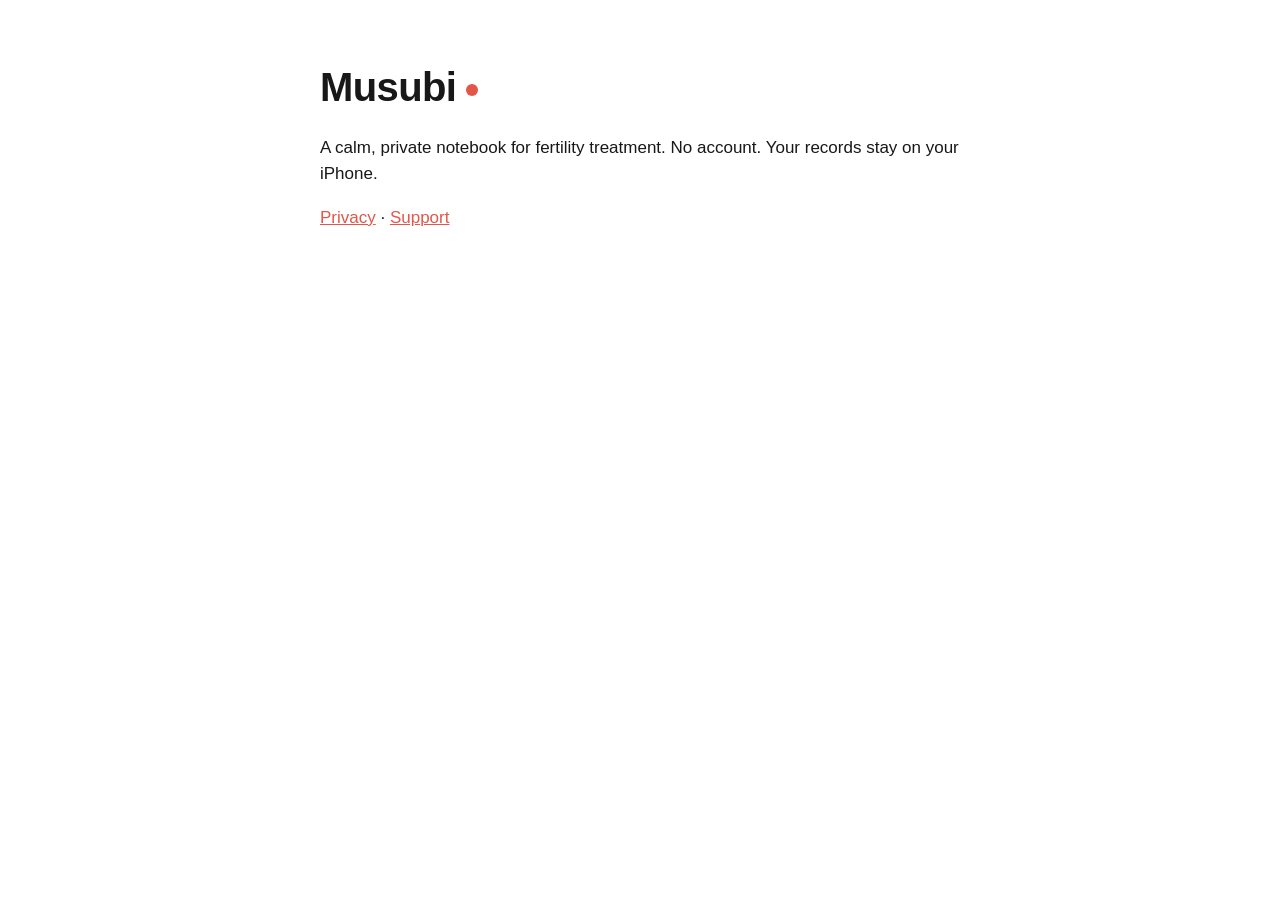
<file: index.html>
<!doctype html><html lang="en"><head><meta charset="utf-8"><meta name="viewport" content="width=device-width,initial-scale=1"><title>Musubi</title><link rel="stylesheet" href="style.css"></head>
<body><main><h1>Musubi<i></i></h1><p>A calm, private notebook for fertility treatment. No account. Your records stay on your iPhone.</p><p><a href="privacy/">Privacy</a> · <a href="support/">Support</a></p></main></body></html>
</file>
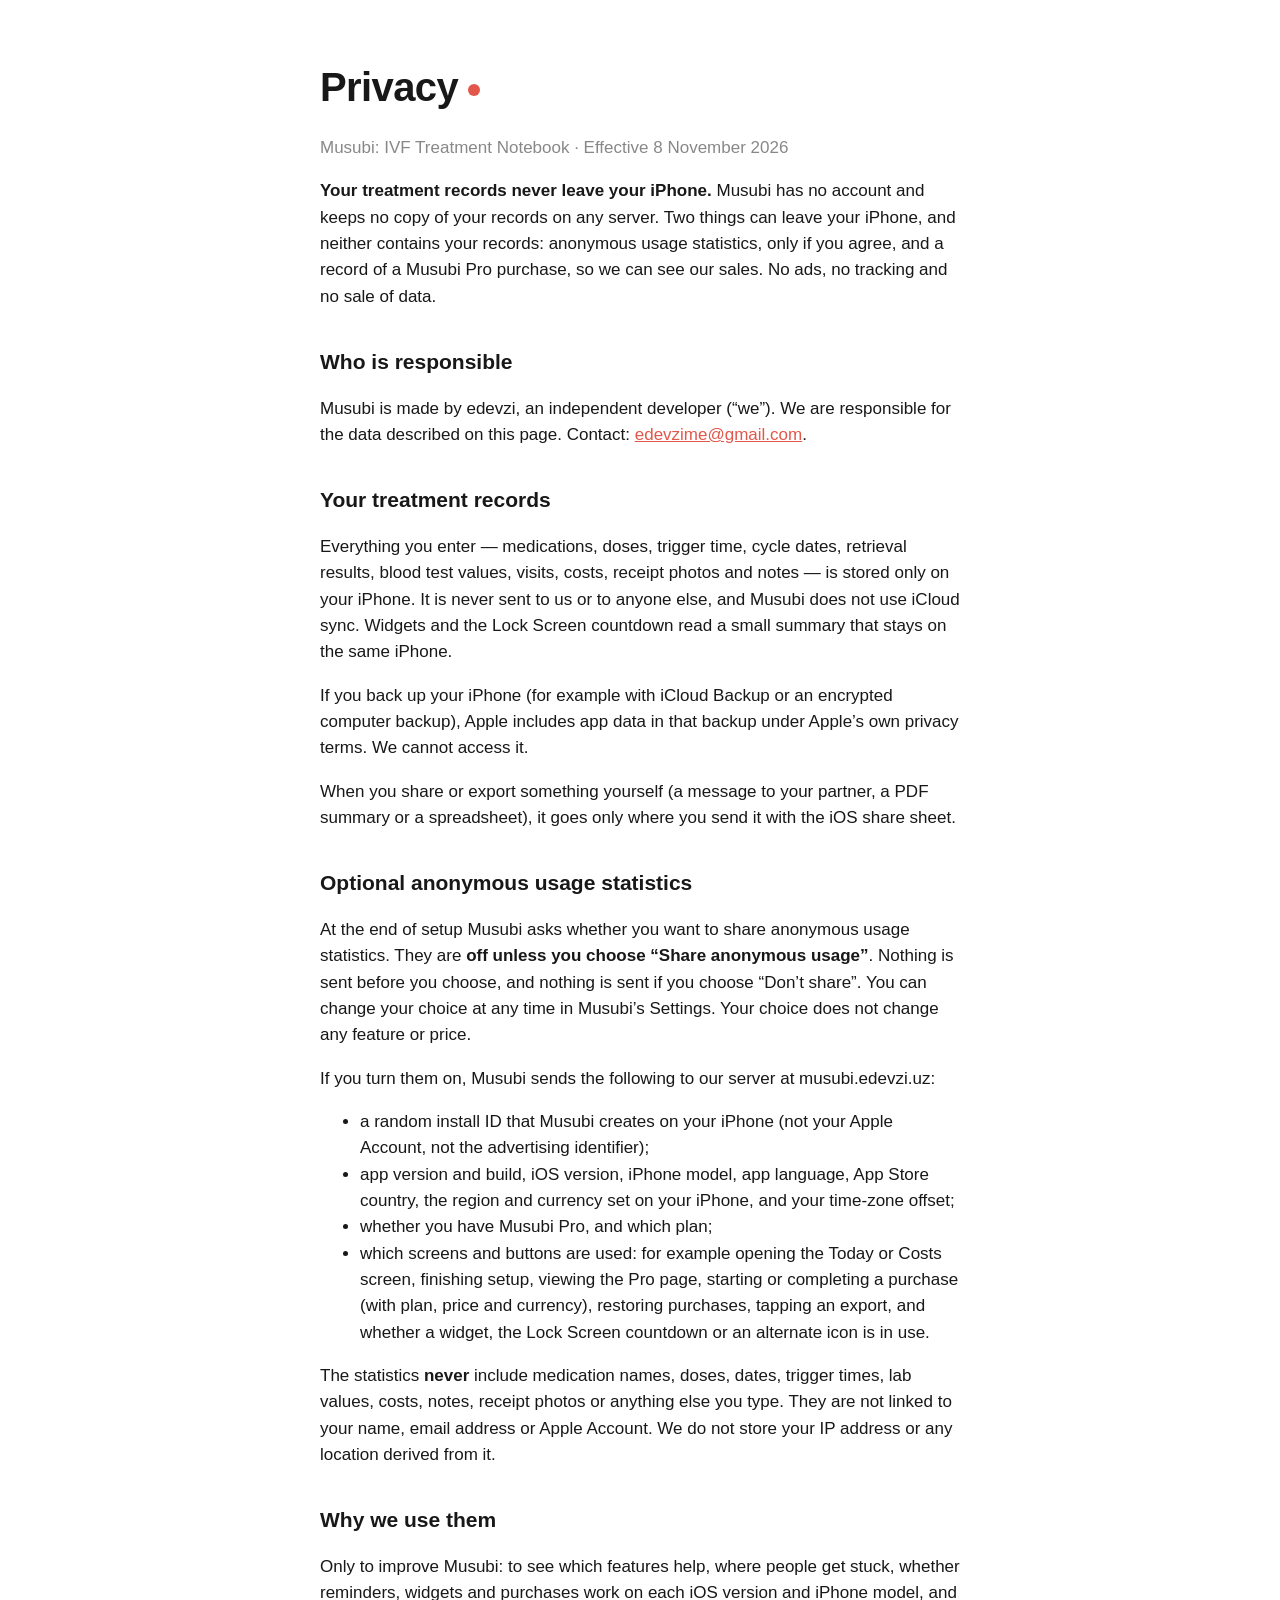
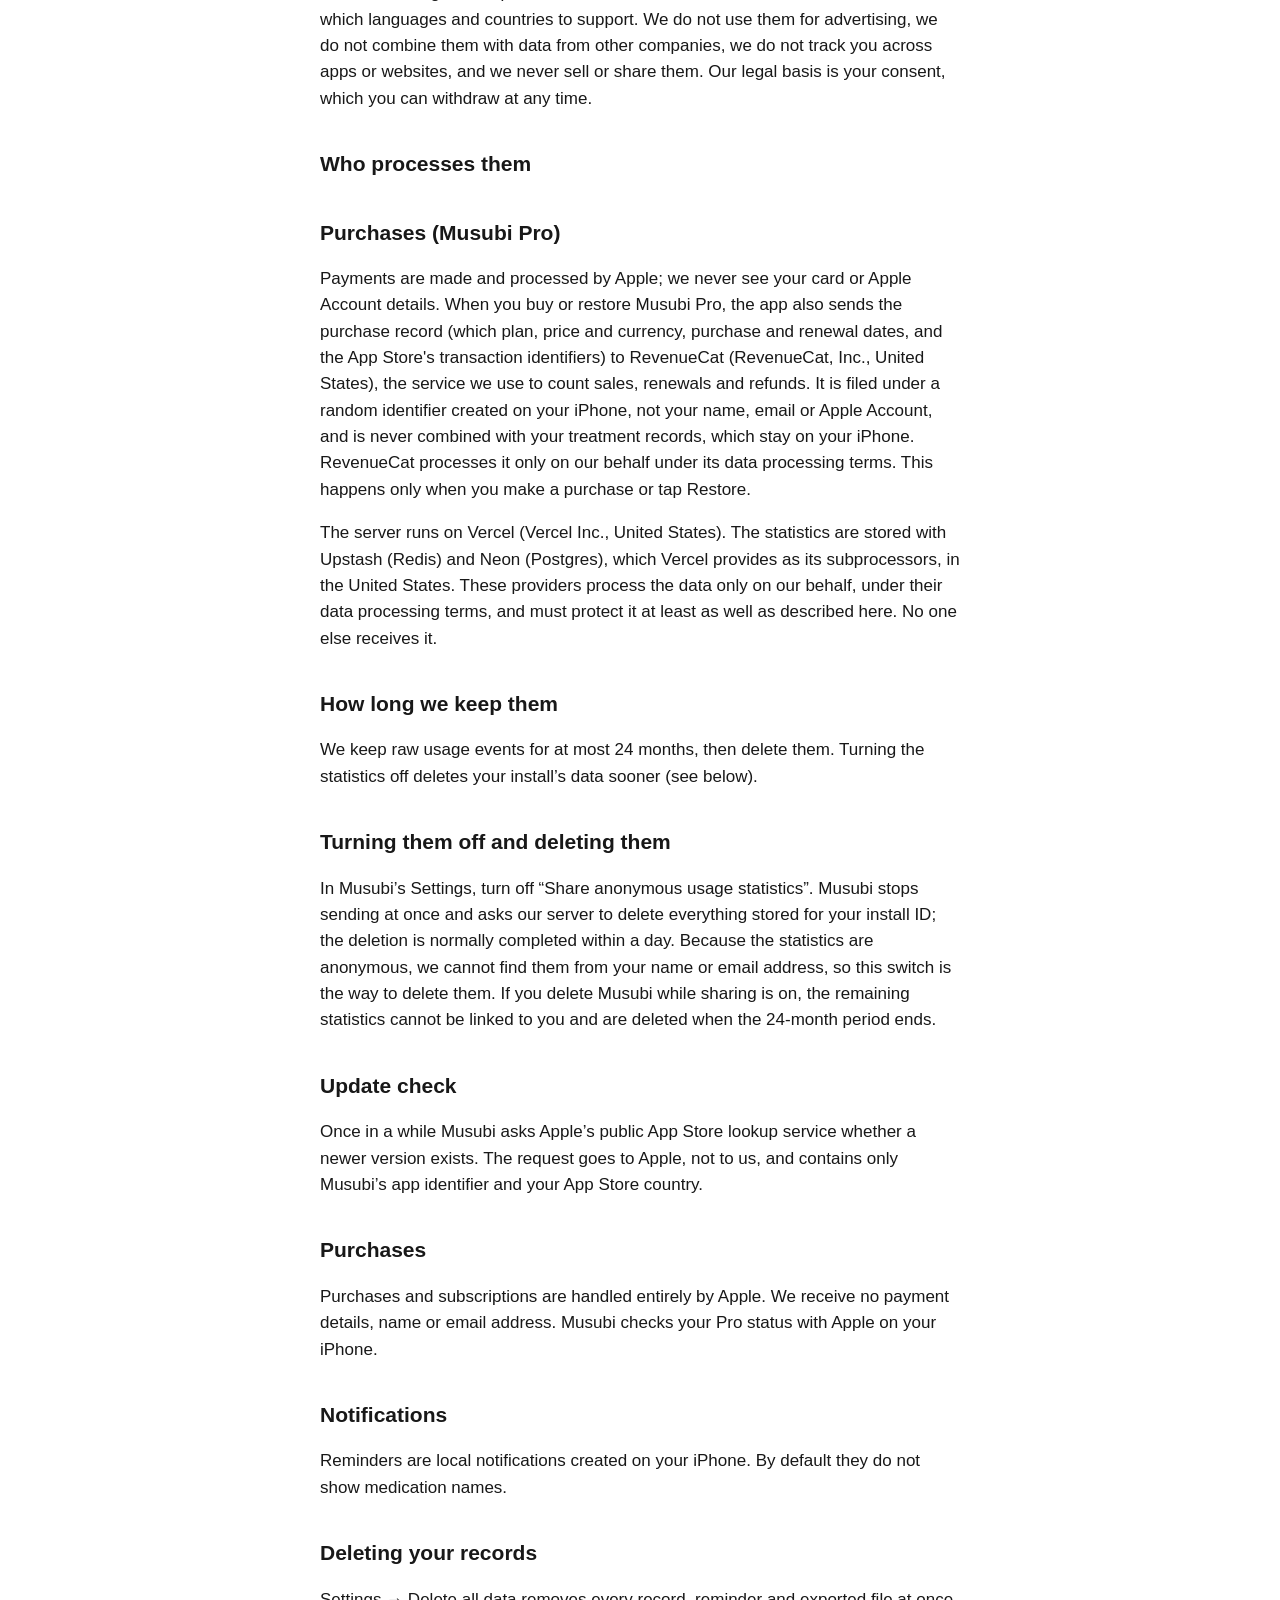
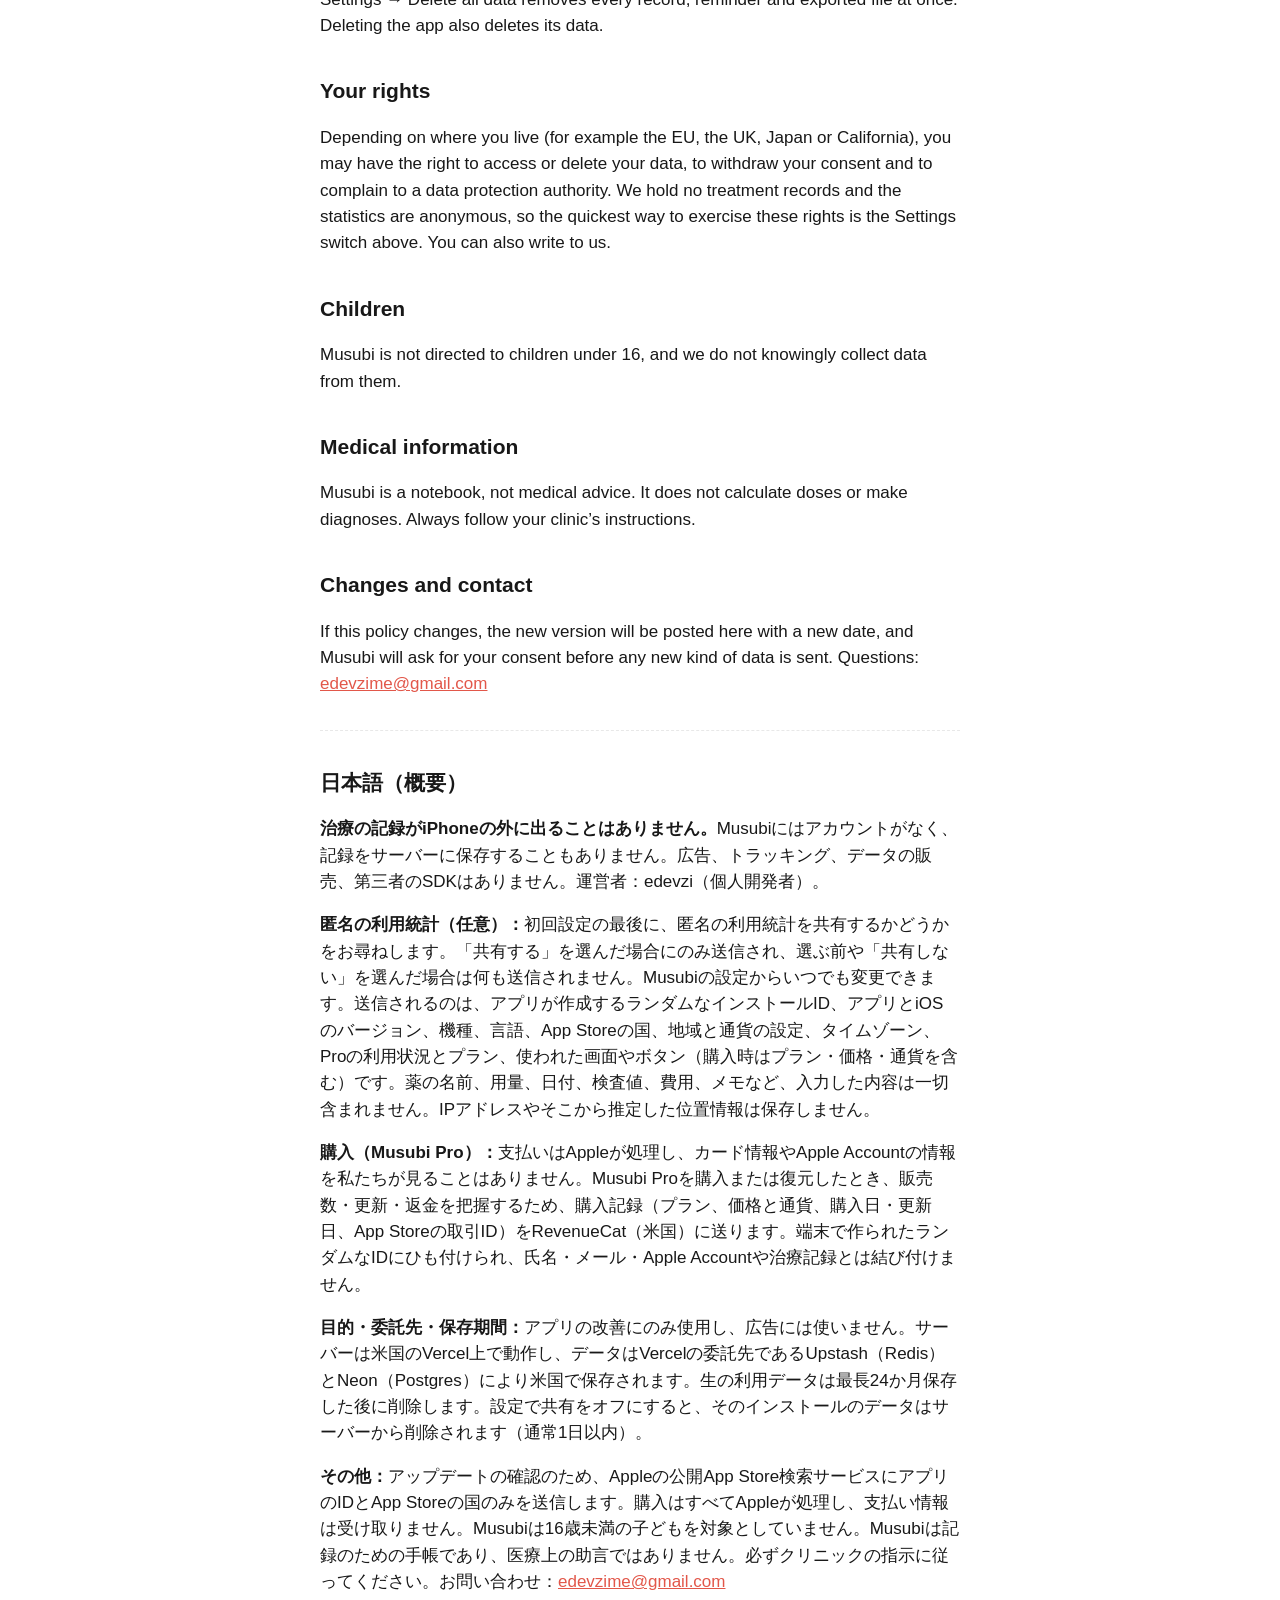
<file: privacy/index.html>
<!doctype html><html lang="en"><head><meta charset="utf-8"><meta name="viewport" content="width=device-width,initial-scale=1">
<title>Musubi — Privacy Policy</title><link rel="stylesheet" href="../style.css"></head><body><main>
<h1>Privacy<i></i></h1><p class="muted">Musubi: IVF Treatment Notebook · Effective 8 November 2026</p>
<p><strong>Your treatment records never leave your iPhone.</strong> Musubi has no account and keeps no copy of your records on any server. Two things can leave your iPhone, and neither contains your records: anonymous usage statistics, only if you agree, and a record of a Musubi Pro purchase, so we can see our sales. No ads, no tracking and no sale of data.</p>
<h2>Who is responsible</h2>
<p>Musubi is made by edevzi, an independent developer (“we”). We are responsible for the data described on this page. Contact: <a href="mailto:edevzime@gmail.com">edevzime@gmail.com</a>.</p>
<h2>Your treatment records</h2>
<p>Everything you enter — medications, doses, trigger time, cycle dates, retrieval results, blood test values, visits, costs, receipt photos and notes — is stored only on your iPhone. It is never sent to us or to anyone else, and Musubi does not use iCloud sync. Widgets and the Lock Screen countdown read a small summary that stays on the same iPhone.</p>
<p>If you back up your iPhone (for example with iCloud Backup or an encrypted computer backup), Apple includes app data in that backup under Apple’s own privacy terms. We cannot access it.</p>
<p>When you share or export something yourself (a message to your partner, a PDF summary or a spreadsheet), it goes only where you send it with the iOS share sheet.</p>
<h2>Optional anonymous usage statistics</h2>
<p>At the end of setup Musubi asks whether you want to share anonymous usage statistics. They are <strong>off unless you choose “Share anonymous usage”</strong>. Nothing is sent before you choose, and nothing is sent if you choose “Don’t share”. You can change your choice at any time in Musubi’s Settings. Your choice does not change any feature or price.</p>
<p>If you turn them on, Musubi sends the following to our server at musubi.edevzi.uz:</p>
<ul><li>a random install ID that Musubi creates on your iPhone (not your Apple Account, not the advertising identifier);</li>
<li>app version and build, iOS version, iPhone model, app language, App Store country, the region and currency set on your iPhone, and your time-zone offset;</li>
<li>whether you have Musubi Pro, and which plan;</li>
<li>which screens and buttons are used: for example opening the Today or Costs screen, finishing setup, viewing the Pro page, starting or completing a purchase (with plan, price and currency), restoring purchases, tapping an export, and whether a widget, the Lock Screen countdown or an alternate icon is in use.</li></ul>
<p>The statistics <strong>never</strong> include medication names, doses, dates, trigger times, lab values, costs, notes, receipt photos or anything else you type. They are not linked to your name, email address or Apple Account. We do not store your IP address or any location derived from it.</p>
<h2>Why we use them</h2>
<p>Only to improve Musubi: to see which features help, where people get stuck, whether reminders, widgets and purchases work on each iOS version and iPhone model, and which languages and countries to support. We do not use them for advertising, we do not combine them with data from other companies, we do not track you across apps or websites, and we never sell or share them. Our legal basis is your consent, which you can withdraw at any time.</p>
<h2>Who processes them</h2>
<h2>Purchases (Musubi Pro)</h2>
<p>Payments are made and processed by Apple; we never see your card or Apple Account details. When you buy or restore Musubi Pro, the app also sends the purchase record (which plan, price and currency, purchase and renewal dates, and the App Store's transaction identifiers) to RevenueCat (RevenueCat, Inc., United States), the service we use to count sales, renewals and refunds. It is filed under a random identifier created on your iPhone, not your name, email or Apple Account, and is never combined with your treatment records, which stay on your iPhone. RevenueCat processes it only on our behalf under its data processing terms. This happens only when you make a purchase or tap Restore.</p>
<p>The server runs on Vercel (Vercel Inc., United States). The statistics are stored with Upstash (Redis) and Neon (Postgres), which Vercel provides as its subprocessors, in the United States. These providers process the data only on our behalf, under their data processing terms, and must protect it at least as well as described here. No one else receives it.</p>
<h2>How long we keep them</h2>
<p>We keep raw usage events for at most 24 months, then delete them. Turning the statistics off deletes your install’s data sooner (see below).</p>
<h2>Turning them off and deleting them</h2>
<p>In Musubi’s Settings, turn off “Share anonymous usage statistics”. Musubi stops sending at once and asks our server to delete everything stored for your install ID; the deletion is normally completed within a day. Because the statistics are anonymous, we cannot find them from your name or email address, so this switch is the way to delete them. If you delete Musubi while sharing is on, the remaining statistics cannot be linked to you and are deleted when the 24-month period ends.</p>
<h2>Update check</h2>
<p>Once in a while Musubi asks Apple’s public App Store lookup service whether a newer version exists. The request goes to Apple, not to us, and contains only Musubi’s app identifier and your App Store country.</p>
<h2>Purchases</h2>
<p>Purchases and subscriptions are handled entirely by Apple. We receive no payment details, name or email address. Musubi checks your Pro status with Apple on your iPhone.</p>
<h2>Notifications</h2><p>Reminders are local notifications created on your iPhone. By default they do not show medication names.</p>
<h2>Deleting your records</h2><p>Settings → Delete all data removes every record, reminder and exported file at once. Deleting the app also deletes its data.</p>
<h2>Your rights</h2><p>Depending on where you live (for example the EU, the UK, Japan or California), you may have the right to access or delete your data, to withdraw your consent and to complain to a data protection authority. We hold no treatment records and the statistics are anonymous, so the quickest way to exercise these rights is the Settings switch above. You can also write to us.</p>
<h2>Children</h2><p>Musubi is not directed to children under 16, and we do not knowingly collect data from them.</p>
<h2>Medical information</h2><p>Musubi is a notebook, not medical advice. It does not calculate doses or make diagnoses. Always follow your clinic’s instructions.</p>
<h2>Changes and contact</h2><p>If this policy changes, the new version will be posted here with a new date, and Musubi will ask for your consent before any new kind of data is sent. Questions: <a href="mailto:edevzime@gmail.com">edevzime@gmail.com</a></p>
<hr>
<section lang="ja">
<h2>日本語（概要）</h2>
<p><strong>治療の記録がiPhoneの外に出ることはありません。</strong>Musubiにはアカウントがなく、記録をサーバーに保存することもありません。広告、トラッキング、データの販売、第三者のSDKはありません。運営者：edevzi（個人開発者）。</p>
<p><strong>匿名の利用統計（任意）：</strong>初回設定の最後に、匿名の利用統計を共有するかどうかをお尋ねします。「共有する」を選んだ場合にのみ送信され、選ぶ前や「共有しない」を選んだ場合は何も送信されません。Musubiの設定からいつでも変更できます。送信されるのは、アプリが作成するランダムなインストールID、アプリとiOSのバージョン、機種、言語、App Storeの国、地域と通貨の設定、タイムゾーン、Proの利用状況とプラン、使われた画面やボタン（購入時はプラン・価格・通貨を含む）です。薬の名前、用量、日付、検査値、費用、メモなど、入力した内容は一切含まれません。IPアドレスやそこから推定した位置情報は保存しません。</p>
<p><strong>購入（Musubi Pro）：</strong>支払いはAppleが処理し、カード情報やApple Accountの情報を私たちが見ることはありません。Musubi Proを購入または復元したとき、販売数・更新・返金を把握するため、購入記録（プラン、価格と通貨、購入日・更新日、App Storeの取引ID）をRevenueCat（米国）に送ります。端末で作られたランダムなIDにひも付けられ、氏名・メール・Apple Accountや治療記録とは結び付けません。</p>
<p><strong>目的・委託先・保存期間：</strong>アプリの改善にのみ使用し、広告には使いません。サーバーは米国のVercel上で動作し、データはVercelの委託先であるUpstash（Redis）とNeon（Postgres）により米国で保存されます。生の利用データは最長24か月保存した後に削除します。設定で共有をオフにすると、そのインストールのデータはサーバーから削除されます（通常1日以内）。</p>
<p><strong>その他：</strong>アップデートの確認のため、Appleの公開App Store検索サービスにアプリのIDとApp Storeの国のみを送信します。購入はすべてAppleが処理し、支払い情報は受け取りません。Musubiは16歳未満の子どもを対象としていません。Musubiは記録のための手帳であり、医療上の助言ではありません。必ずクリニックの指示に従ってください。お問い合わせ：<a href="mailto:edevzime@gmail.com">edevzime@gmail.com</a></p>
</section>
</main></body></html>
</file>
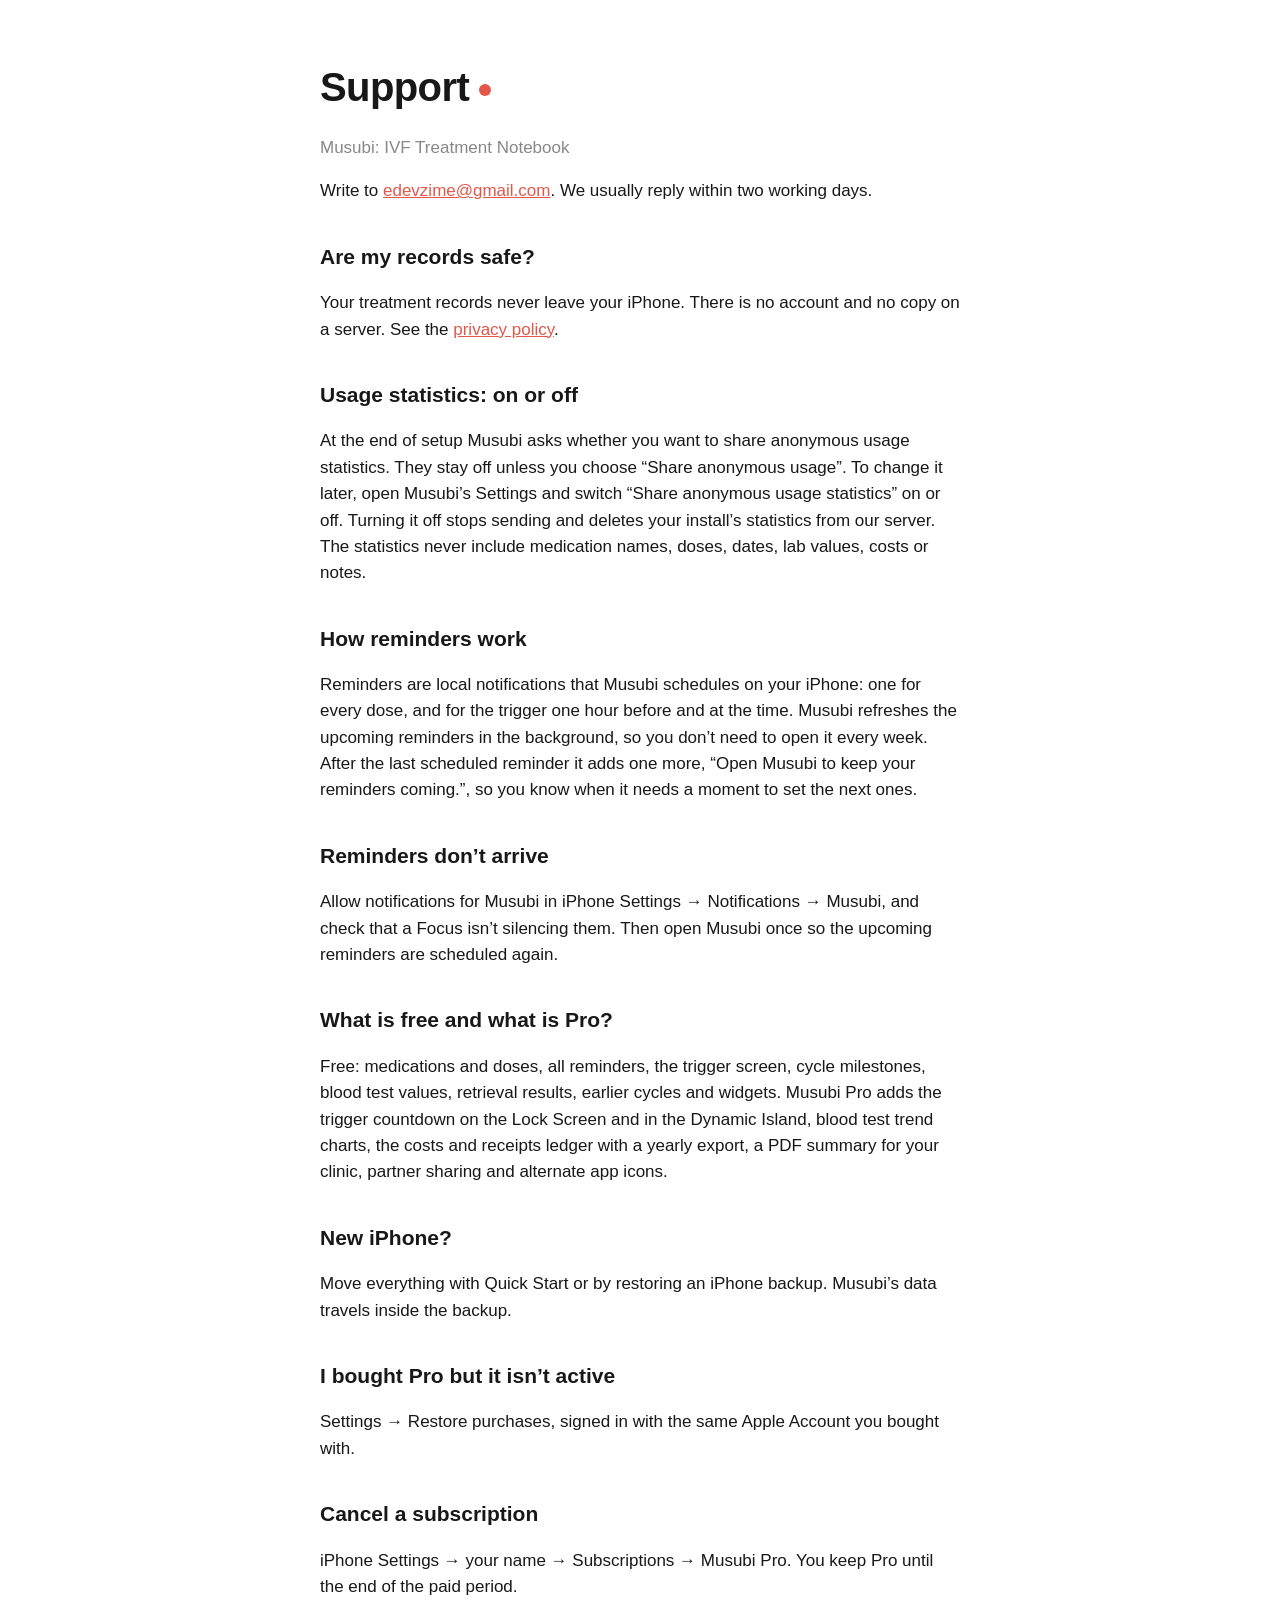
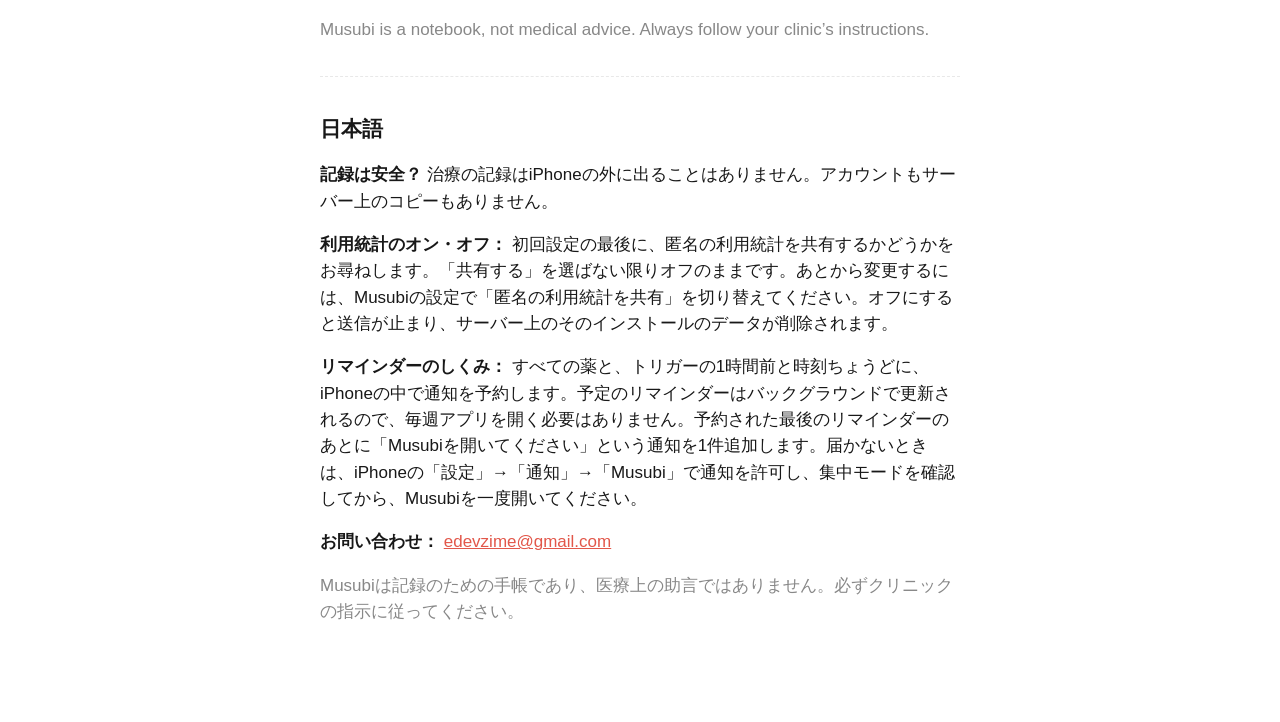
<file: support/index.html>
<!doctype html><html lang="en"><head><meta charset="utf-8"><meta name="viewport" content="width=device-width,initial-scale=1">
<title>Musubi — Support</title><link rel="stylesheet" href="../style.css"></head><body><main>
<h1>Support<i></i></h1><p class="muted">Musubi: IVF Treatment Notebook</p>
<p>Write to <a href="mailto:edevzime@gmail.com">edevzime@gmail.com</a>. We usually reply within two working days.</p>
<h2>Are my records safe?</h2><p>Your treatment records never leave your iPhone. There is no account and no copy on a server. See the <a href="../privacy/">privacy policy</a>.</p>
<h2>Usage statistics: on or off</h2><p>At the end of setup Musubi asks whether you want to share anonymous usage statistics. They stay off unless you choose “Share anonymous usage”. To change it later, open Musubi’s Settings and switch “Share anonymous usage statistics” on or off. Turning it off stops sending and deletes your install’s statistics from our server. The statistics never include medication names, doses, dates, lab values, costs or notes.</p>
<h2>How reminders work</h2><p>Reminders are local notifications that Musubi schedules on your iPhone: one for every dose, and for the trigger one hour before and at the time. Musubi refreshes the upcoming reminders in the background, so you don’t need to open it every week. After the last scheduled reminder it adds one more, “Open Musubi to keep your reminders coming.”, so you know when it needs a moment to set the next ones.</p>
<h2>Reminders don’t arrive</h2><p>Allow notifications for Musubi in iPhone Settings → Notifications → Musubi, and check that a Focus isn’t silencing them. Then open Musubi once so the upcoming reminders are scheduled again.</p>
<h2>What is free and what is Pro?</h2><p>Free: medications and doses, all reminders, the trigger screen, cycle milestones, blood test values, retrieval results, earlier cycles and widgets. Musubi Pro adds the trigger countdown on the Lock Screen and in the Dynamic Island, blood test trend charts, the costs and receipts ledger with a yearly export, a PDF summary for your clinic, partner sharing and alternate app icons.</p>
<h2>New iPhone?</h2><p>Move everything with Quick Start or by restoring an iPhone backup. Musubi’s data travels inside the backup.</p>
<h2>I bought Pro but it isn’t active</h2><p>Settings → Restore purchases, signed in with the same Apple Account you bought with.</p>
<h2>Cancel a subscription</h2><p>iPhone Settings → your name → Subscriptions → Musubi Pro. You keep Pro until the end of the paid period.</p>
<p class="muted">Musubi is a notebook, not medical advice. Always follow your clinic’s instructions.</p>
<hr>
<section lang="ja">
<h2>日本語</h2>
<p><strong>記録は安全？</strong> 治療の記録はiPhoneの外に出ることはありません。アカウントもサーバー上のコピーもありません。</p>
<p><strong>利用統計のオン・オフ：</strong> 初回設定の最後に、匿名の利用統計を共有するかどうかをお尋ねします。「共有する」を選ばない限りオフのままです。あとから変更するには、Musubiの設定で「匿名の利用統計を共有」を切り替えてください。オフにすると送信が止まり、サーバー上のそのインストールのデータが削除されます。</p>
<p><strong>リマインダーのしくみ：</strong> すべての薬と、トリガーの1時間前と時刻ちょうどに、iPhoneの中で通知を予約します。予定のリマインダーはバックグラウンドで更新されるので、毎週アプリを開く必要はありません。予約された最後のリマインダーのあとに「Musubiを開いてください」という通知を1件追加します。届かないときは、iPhoneの「設定」→「通知」→「Musubi」で通知を許可し、集中モードを確認してから、Musubiを一度開いてください。</p>
<p><strong>お問い合わせ：</strong> <a href="mailto:edevzime@gmail.com">edevzime@gmail.com</a></p>
<p class="muted">Musubiは記録のための手帳であり、医療上の助言ではありません。必ずクリニックの指示に従ってください。</p>
</section>
</main></body></html>
</file>
<file: style.css>
:root{--bg:#fff;--ink:#181818;--muted:#888;--line:#e8e8e8;--coral:#e2574a}
@media (prefers-color-scheme:dark){:root{--bg:#111;--ink:#f2f2f2;--muted:#8e8e93;--line:#2e2e30;--coral:#f06a5c}}
*{box-sizing:border-box}body{margin:0;background:var(--bg);color:var(--ink);font:17px/1.55 -apple-system,BlinkMacSystemFont,"Hiragino Sans","Segoe UI",sans-serif}
main{max-width:680px;margin:0 auto;padding:56px 20px 80px}h1{font-size:40px;letter-spacing:-.6px;margin:0 0 6px}h1 i{display:inline-block;width:12px;height:12px;border-radius:50%;background:var(--coral);margin-left:10px;vertical-align:middle}
h2{font-size:21px;margin:36px 0 8px}p,li{color:var(--ink)}.muted{color:var(--muted)}hr{border:0;border-top:1px dashed var(--line);margin:32px 0}a{color:var(--coral)}
</file>
